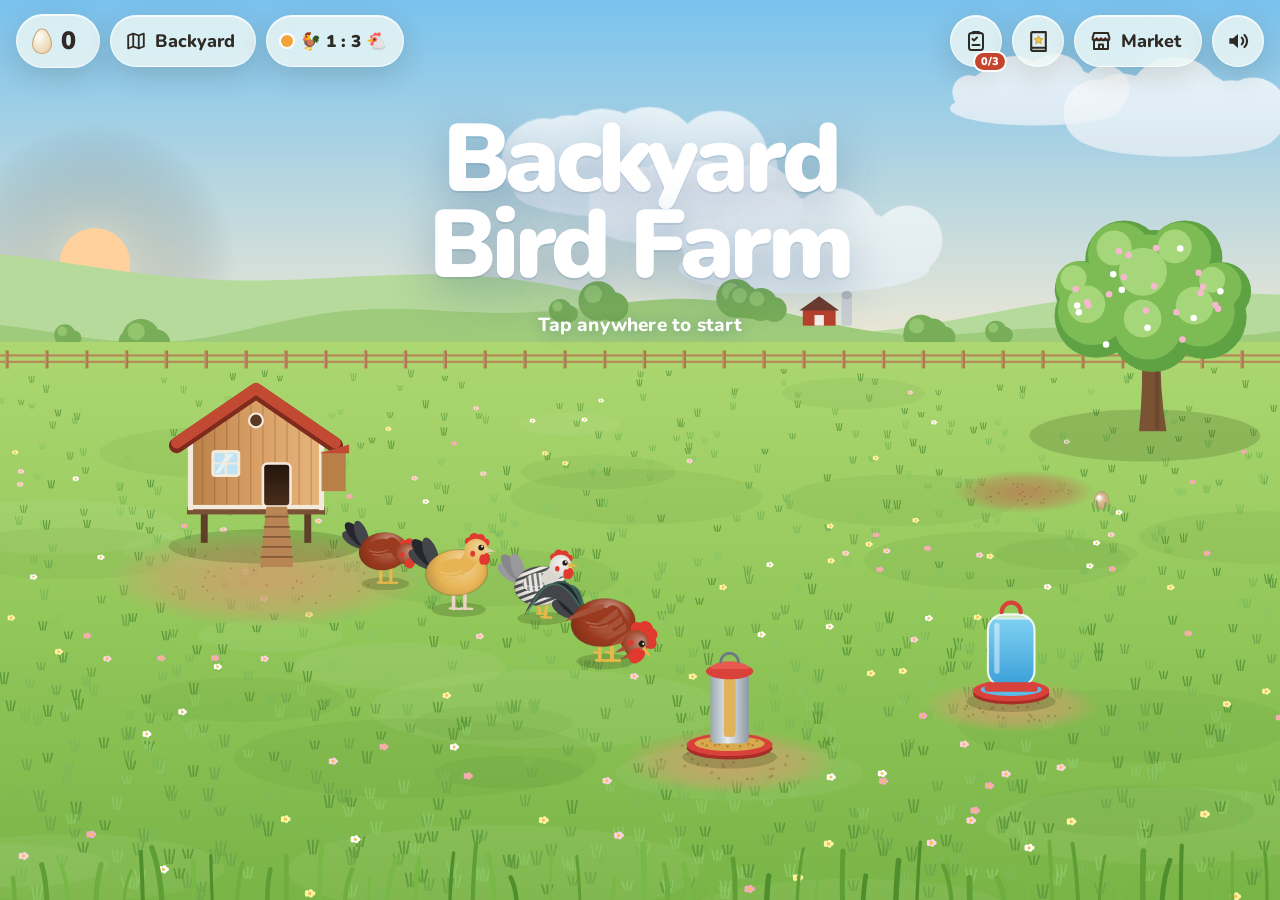
<file: index.html>
<!DOCTYPE html>
<html lang="en">
<head>
<meta charset="utf-8">
<title>Backyard Bird Farm</title>
<meta name="viewport" content="width=device-width, initial-scale=1, viewport-fit=cover, user-scalable=no">
<meta name="apple-mobile-web-app-capable" content="yes">
<meta name="mobile-web-app-capable" content="yes">
<meta name="apple-mobile-web-app-status-bar-style" content="black-translucent">
<meta name="apple-mobile-web-app-title" content="Bird Farm">
<meta name="theme-color" content="#8FD3F4">
<link rel="preconnect" href="https://fonts.googleapis.com">
<link rel="preconnect" href="https://fonts.gstatic.com" crossorigin>
<link rel="stylesheet" href="https://fonts.googleapis.com/css2?family=Nunito:wght@700;800;900&display=swap">
<link rel="stylesheet" href="style.css">
<!-- These make it an app you can add to the Home Screen, with its own icon -->
<link rel="manifest" href="manifest.webmanifest">
<link rel="icon" type="image/png" sizes="32x32" href="favicon-32.png">
<link rel="apple-touch-icon" href="apple-touch-icon.png">
</head>
<body>

<!--
  ================================================================
   BACKYARD BIRD FARM
  ================================================================
  This page is mostly two big drawing boards ("canvases"):
    - #sky   the sky behind everything (sun, moon, stars, clouds)
    - #world the farm you're visiting OR the inside of the coop

  game.js paints both of them about 60 times every second.

  On top of the drawing boards float a few buttons (the "HUD"),
  and three pull-up "sheets": the Market, the Map of your farms,
  and a bird's name card.
  ================================================================
-->

<div id="stage">
  <canvas id="sky" aria-hidden="true"></canvas>
  <canvas id="world" role="img"
    aria-label="Your backyard farm. Tap the grass to toss treats, tap eggs to collect them, and tap the coop to go inside."></canvas>
</div>

<!-- The big title you see when the game first opens. It fades away on the first tap. -->
<div id="title" class="title-card">
  <h1 class="wordmark">Backyard<br>Bird Farm</h1>
  <p class="tap-hint">Tap anywhere to start</p>
  <!-- How to play without internet (game.js fills this in) -->
  <p id="offlineHint" class="offline-hint" hidden></p>
</div>

<!-- ============ HUD: the floating buttons at the top ============ -->
<header class="hud">
  <!-- Only shows while you're inside the coop -->
  <button id="backBtn" class="glass pill back-btn" type="button" hidden>
    <svg viewBox="0 0 24 24" width="22" height="22" aria-hidden="true"><path d="M15 4.5 7.5 12l7.5 7.5" fill="none" stroke="currentColor" stroke-width="2.6" stroke-linecap="round" stroke-linejoin="round"/></svg>
    <span>Yard</span>
  </button>

  <!-- Your egg basket: how many eggs you have to spend -->
  <div id="basket" class="glass pill basket" role="status" aria-label="Eggs in your basket">
    <svg id="basketEgg" class="basket-egg" viewBox="0 0 24 30" width="22" height="27" aria-hidden="true">
      <defs>
        <radialGradient id="eggShine" cx="35%" cy="30%" r="80%">
          <stop offset="0" stop-color="#FFFDF7"/>
          <stop offset="1" stop-color="#E8CFA6"/>
        </radialGradient>
      </defs>
      <path d="M12 1.2C6.2 1.2 1.5 11 1.5 18.1a10.5 10.5 0 0 0 21 0C22.5 11 17.8 1.2 12 1.2z" fill="url(#eggShine)" stroke="#C9A676" stroke-width="1.2"/>
    </svg>
    <span id="eggCount" class="count">0</span>
  </div>

  <!-- Which farm you're on. Tap it to open the map and travel. -->
  <button id="farmBtn" class="glass pill farm-btn" type="button" aria-label="Open the map of your farms">
    <svg viewBox="0 0 24 24" width="22" height="22" aria-hidden="true">
      <path d="M9 4 3.5 6v14L9 18l6 2 5.5-2V4L15 6z" fill="none" stroke="currentColor" stroke-width="2" stroke-linejoin="round"/>
      <path d="M9 4v14M15 6v14" fill="none" stroke="currentColor" stroke-width="2"/>
    </svg>
    <span id="farmName">Backyard</span>
  </button>

  <!-- Roosters and hens in the Backyard. The dot turns green when it's just right. -->
  <button id="flockBtn" class="glass pill flock-btn" type="button" aria-label="Your flock: boys and girls" hidden>
    <i id="flockDot" class="flock-dot" aria-hidden="true"></i>
    <span id="flockText">🐓 0 : 0 🐔</span>
  </button>

  <div class="hud-right">
    <!-- Today's chores (the little number shows how many are done) -->
    <button id="choreBtn" class="glass round chore-btn" type="button" aria-label="Today's chores">
      <svg viewBox="0 0 24 24" width="24" height="24" aria-hidden="true">
        <rect x="5" y="4" width="14" height="17" rx="2.5" fill="none" stroke="currentColor" stroke-width="2"/>
        <path d="M9 4.5V3h6v1.5M8.5 10l1.5 1.5 3-3M8.5 16h7" fill="none" stroke="currentColor" stroke-width="2" stroke-linecap="round" stroke-linejoin="round"/>
      </svg>
      <span id="choreBadge" class="chore-badge">0/3</span>
    </button>
    <button id="bookBtn" class="glass round book-btn" type="button" aria-label="Open your sticker book">
      <svg viewBox="0 0 24 24" width="25" height="25" aria-hidden="true">
        <path d="M5 4.5A1.5 1.5 0 0 1 6.5 3H19v15H6.5A1.5 1.5 0 0 0 5 19.5z" fill="none" stroke="currentColor" stroke-width="2" stroke-linejoin="round"/>
        <path d="M5 19.5A1.5 1.5 0 0 0 6.5 21H19v-3" fill="none" stroke="currentColor" stroke-width="2" stroke-linejoin="round"/>
        <path d="m12 6.4 1.3 2.6 2.8.4-2 2 .5 2.8-2.6-1.4-2.6 1.4.5-2.8-2-2 2.8-.4z" fill="#F2C14E" stroke="#C99A2A" stroke-width=".8" stroke-linejoin="round"/>
      </svg>
    </button>
    <button id="marketBtn" class="glass pill market-btn" type="button" aria-label="Open the market">
      <!-- a little farm stand with a striped awning -->
      <svg viewBox="0 0 24 24" width="24" height="24" aria-hidden="true">
        <path d="M3.5 9.2 5 4h14l1.5 5.2" fill="none" stroke="currentColor" stroke-width="2" stroke-linejoin="round"/>
        <path d="M3.5 9.2a2.1 2.1 0 0 0 4.2 0 2.1 2.1 0 0 0 4.3 0 2.1 2.1 0 0 0 4.3 0 2.1 2.1 0 0 0 4.2 0" fill="#C8452D" stroke="currentColor" stroke-width="2" stroke-linejoin="round"/>
        <path d="M5 12v8h14v-8M10 20v-4.5h4V20" fill="none" stroke="currentColor" stroke-width="2" stroke-linejoin="round"/>
      </svg>
      <span>Market</span>
    </button>
    <button id="soundBtn" class="glass round" type="button" aria-label="Turn sound off" aria-pressed="true">
      <svg id="soundOn" viewBox="0 0 24 24" width="26" height="26" aria-hidden="true">
        <path d="M4 9.5h3.5L12 5.5v13l-4.5-4H4z" fill="currentColor"/>
        <path d="M15.5 9a4 4 0 0 1 0 6M18 6.5a7.5 7.5 0 0 1 0 11" fill="none" stroke="currentColor" stroke-width="2" stroke-linecap="round"/>
      </svg>
      <svg id="soundOff" viewBox="0 0 24 24" width="26" height="26" aria-hidden="true" hidden>
        <path d="M4 9.5h3.5L12 5.5v13l-4.5-4H4z" fill="currentColor"/>
        <path d="m16 9.5 5 5m0-5-5 5" fill="none" stroke="currentColor" stroke-width="2" stroke-linecap="round"/>
      </svg>
    </button>
  </div>
</header>

<!-- Phones held upright see this: the game is made for sideways screens -->
<div class="rotate-hint" aria-live="polite">
  <svg viewBox="0 0 64 64" width="84" height="84" aria-hidden="true">
    <rect x="18" y="8" width="28" height="48" rx="6" fill="none" stroke="currentColor" stroke-width="4"/>
    <path d="M6 36a26 26 0 0 0 20 22" fill="none" stroke="currentColor" stroke-width="4" stroke-linecap="round"/>
    <path d="m20 56 6 2-1-6" fill="none" stroke="currentColor" stroke-width="4" stroke-linecap="round" stroke-linejoin="round"/>
  </svg>
  <p>Turn your phone sideways to play</p>
</div>

<!-- A friendly hint bubble that points at things the first time -->
<div id="coach" class="glass coach" hidden>
  <span class="coach-dot" aria-hidden="true"></span>
  <span id="coachText"></span>
</div>

<!-- A little message that slides in from the top -->
<div id="toast" class="glass toast" role="status" hidden></div>

<!-- The dim layer behind a sheet. Tap it to close the sheet. -->
<div id="scrim" class="scrim" hidden></div>

<!-- ============ MARKET SHEET ============ -->
<section id="market" class="sheet" hidden aria-labelledby="marketTitle">
  <div class="grabber" aria-hidden="true"></div>
  <div class="sheet-head">
    <h2 id="marketTitle">Market</h2>
    <div class="segmented" role="tablist" aria-label="Market sections">
      <button id="tabChickens" class="seg on" role="tab" aria-selected="true" type="button">Birds</button>
      <button id="tabCoop" class="seg" role="tab" aria-selected="false" type="button">Coop</button>
      <button id="tabYard" class="seg" role="tab" aria-selected="false" type="button">Yard</button>
    </div>
    <button class="close" type="button" data-close aria-label="Close the market">
      <svg viewBox="0 0 24 24" width="18" height="18" aria-hidden="true"><path d="m6 6 12 12M18 6 6 18" stroke="currentColor" stroke-width="2.6" stroke-linecap="round"/></svg>
    </button>
  </div>
  <p id="marketNote" class="sheet-note"></p>
  <div id="marketGrid" class="grid"></div>
</section>

<!-- ============ MAP SHEET: travel between your farms ============ -->
<section id="map" class="sheet" hidden aria-labelledby="mapTitle">
  <div class="grabber" aria-hidden="true"></div>
  <div class="sheet-head">
    <h2 id="mapTitle">Your Farms</h2>
    <button class="close" type="button" data-close aria-label="Close the map">
      <svg viewBox="0 0 24 24" width="18" height="18" aria-hidden="true"><path d="m6 6 12 12M18 6 6 18" stroke="currentColor" stroke-width="2.6" stroke-linecap="round"/></svg>
    </button>
  </div>
  <p class="sheet-note">Visit a farm to see its birds. They keep living (and laying eggs!) even while you're somewhere else.</p>
  <div id="mapGrid" class="farm-grid"></div>
</section>

<!-- ============ INCUBATOR SHEET: hatch your own eggs ============ -->
<section id="hatch" class="sheet" hidden aria-labelledby="hatchTitle">
  <div class="grabber" aria-hidden="true"></div>
  <div class="sheet-head">
    <h2 id="hatchTitle">Incubator</h2>
    <button class="close" type="button" data-close aria-label="Close the incubator">
      <svg viewBox="0 0 24 24" width="18" height="18" aria-hidden="true"><path d="m6 6 12 12M18 6 6 18" stroke="currentColor" stroke-width="2.6" stroke-linecap="round"/></svg>
    </button>
  </div>
  <p id="hatchNote" class="sheet-note"></p>
  <div class="sheet-scroll">
    <!-- the incubator itself, and its heat / water / turning controls -->
    <canvas id="hatchMachine" class="hatch-machine" aria-hidden="true"></canvas>
    <div id="hatchControls" class="inc-controls"></div>
    <div id="hatchSlots" class="hatch-slots"></div>
    <div id="hatchPick" class="hatch-pick"></div>
  </div>
</section>

<!-- ============ STICKER BOOK SHEET ============ -->
<section id="book" class="sheet" hidden aria-labelledby="bookTitle">
  <div class="grabber" aria-hidden="true"></div>
  <div class="sheet-head">
    <h2 id="bookTitle">Sticker Book</h2>
    <div class="segmented" role="tablist" aria-label="Sticker book sections">
      <button id="tabStickers" class="seg on" role="tab" aria-selected="true" type="button">Stickers</button>
      <button id="tabTree" class="seg" role="tab" aria-selected="false" type="button">Family Tree</button>
    </div>
    <span id="bookCount" class="book-count"></span>
    <button class="close" type="button" data-close aria-label="Close the sticker book">
      <svg viewBox="0 0 24 24" width="18" height="18" aria-hidden="true"><path d="m6 6 12 12M18 6 6 18" stroke="currentColor" stroke-width="2.6" stroke-linecap="round"/></svg>
    </button>
  </div>
  <div id="bookGrid" class="grid book-grid"></div>
  <!-- The family tree: where every breed came from. Birds get their colors when you raise one. -->
  <div id="treeView" class="tree-view" hidden>
    <div id="treeKinds" class="tree-kinds"></div>
    <div id="treeBody" class="tree-body"></div>
  </div>
</section>

<!-- ============ FLOCK SHEET: roosters and hens ============ -->
<section id="flock" class="sheet" hidden aria-labelledby="flockTitle">
  <div class="grabber" aria-hidden="true"></div>
  <div class="sheet-head">
    <h2 id="flockTitle">Your Flock</h2>
    <button class="close" type="button" data-close aria-label="Close">
      <svg viewBox="0 0 24 24" width="18" height="18" aria-hidden="true"><path d="m6 6 12 12M18 6 6 18" stroke="currentColor" stroke-width="2.6" stroke-linecap="round"/></svg>
    </button>
  </div>
  <div class="sheet-scroll">
    <div id="flockRows" class="flock-rows"></div>
    <p class="sheet-note">Girls lay the eggs and boys are the dads. Every kind of bird has its own best number of boys and girls. Pick a mom and a dad in the incubator to see what their babies might look like!</p>
    <button id="flockShop" class="slot-btn flock-shop" type="button">Get girls or boys at the Market</button>
  </div>
</section>

<!-- ============ CHORES SHEET ============ -->
<section id="chores" class="sheet" hidden aria-labelledby="choresTitle">
  <div class="grabber" aria-hidden="true"></div>
  <div class="sheet-head">
    <h2 id="choresTitle">Today's Chores</h2>
    <button class="close" type="button" data-close aria-label="Close">
      <svg viewBox="0 0 24 24" width="18" height="18" aria-hidden="true"><path d="m6 6 12 12M18 6 6 18" stroke="currentColor" stroke-width="2.6" stroke-linecap="round"/></svg>
    </button>
  </div>
  <div id="choreList" class="sheet-scroll chore-list"></div>
</section>

<!-- ============ COUNTY FAIR SHEET ============ -->
<section id="fair" class="sheet" hidden aria-labelledby="fairTitle">
  <div class="grabber" aria-hidden="true"></div>
  <div class="sheet-head">
    <h2 id="fairTitle">County Fair 🎡</h2>
    <button class="close" type="button" data-close aria-label="Close">
      <svg viewBox="0 0 24 24" width="18" height="18" aria-hidden="true"><path d="m6 6 12 12M18 6 6 18" stroke="currentColor" stroke-width="2.6" stroke-linecap="round"/></svg>
    </button>
  </div>
  <div id="fairBody" class="sheet-scroll"></div>
</section>

<!-- ============ CANDLING: shine a light through an egg to peek inside ============ -->
<div id="candle" class="candle" hidden>
  <canvas id="candleCanvas" aria-hidden="true"></canvas>
  <p id="candleText" class="candle-text"></p>
  <button id="candleDone" class="candle-done" type="button">Done</button>
</div>

<!-- ============ BIRD CARD SHEET ============ -->
<section id="card" class="sheet card" hidden aria-label="Bird details">
  <div class="grabber" aria-hidden="true"></div>
  <div class="sheet-head">
    <span id="cardBreed" class="eyebrow"></span>
    <button class="close" type="button" data-close aria-label="Close">
      <svg viewBox="0 0 24 24" width="18" height="18" aria-hidden="true"><path d="m6 6 12 12M18 6 6 18" stroke="currentColor" stroke-width="2.6" stroke-linecap="round"/></svg>
    </button>
  </div>
  <div class="card-body">
    <canvas id="portrait" class="portrait-lg" aria-hidden="true"></canvas>
    <div class="card-info">
      <label for="nameInput" class="field-label">Name</label>
      <div class="name-row">
        <div class="name-field">
          <input id="nameInput" type="text" maxlength="16" autocomplete="off" autocorrect="off" autocapitalize="words" spellcheck="false" enterkeyhint="done" placeholder="Type a name">
          <!-- clears the name so you can type a brand-new one -->
          <button id="nameClear" class="name-clear" type="button" aria-label="Clear the name" hidden>
            <svg viewBox="0 0 24 24" width="22" height="22" aria-hidden="true"><circle cx="12" cy="12" r="10" fill="currentColor"/><path d="m8.5 8.5 7 7m0-7-7 7" stroke="#FFFFFF" stroke-width="2.2" stroke-linecap="round"/></svg>
          </button>
        </div>
        <button id="nameDone" class="name-done" type="button" hidden>Done</button>
      </div>
      <p id="cardMood" class="card-mood"></p>
      <p id="cardStats" class="card-stats"></p>
      <div id="growBar" class="grow-bar" hidden><span id="growFill"></span></div>
      <!-- The genes this bird shows (solid) and secretly carries (dotted) -->
      <div class="genes">
        <span class="field-label">Genes</span>
        <div id="cardGenes" class="gene-row"></div>
      </div>
      <div class="dress">
        <span class="field-label">Dress up</span>
        <div id="dressRow" class="dress-row"></div>
      </div>
      <!-- Too many roosters, or want fresh birds? A friendly farm will take this one. -->
      <div class="card-actions">
        <button id="pedBtn" class="rehome-btn" type="button">🌳 Family</button>
        <button id="rehomeBtn" class="rehome-btn" type="button">🏡 Find a new home</button>
      </div>
      <div id="pedView" class="ped" hidden></div>
    </div>
  </div>
</section>

<script src="game.js"></script>
<script>
  // Keep a copy of the game on this device so it works offline (see sw.js)
  if ("serviceWorker" in navigator && location.protocol === "https:") {
    window.addEventListener("load", () => navigator.serviceWorker.register("sw.js").catch(() => {}));
  }
</script>
</body>
</html>
</file>
<file: style.css>
/*
  ================================================================
   BACKYARD BIRD FARM — style.css
  ================================================================
  The yard and the chickens are painted by game.js on a canvas.
  This file only styles the things that FLOAT on top:
  the glassy buttons, the hint bubble, and the pull-up sheets.

  "Glass" = a see-through, blurry panel (like the controls on an
  iPhone). It lets the farm show through behind it.
  ================================================================
*/

/* ---------- Colors & shared values (change these to re-theme) ---------- */
:root {
  --sky:        #8FD3F4;
  --meadow:     #7FB54A;
  --barn:       #C8452D;
  --barn-deep:  #A5361F;
  --straw:      #F2C14E;
  --ink:        #2F2A24;   /* main text: a warm, soft black */
  --ink-soft:   #75695C;
  --paper:      #FFFFFF;
  --glass:      rgba(255, 251, 242, .74);
  --glass-edge: rgba(255, 255, 255, .72);
  --sheet:      rgba(253, 249, 240, .95);
  --fill:       rgba(120, 104, 84, .12);
  --disabled:   #E4DCCE;
  --font: ui-rounded, "SF Pro Rounded", "Nunito", system-ui, -apple-system, "Segoe UI", sans-serif;
  --spring: cubic-bezier(.2, .9, .25, 1.06);
  color-scheme: light;
}

[hidden] { display: none !important; }

html, body {
  height: 100%;
  margin: 0;
  overflow: hidden;
  background: var(--sky);
}

body {
  font-family: var(--font);
  color: var(--ink);
  -webkit-font-smoothing: antialiased;
  -webkit-user-select: none;
  user-select: none;
  -webkit-touch-callout: none;
  -webkit-tap-highlight-color: transparent;
  overscroll-behavior: none;
  touch-action: manipulation;
}

/* ---------- The two drawing boards, stacked full-screen ---------- */
#stage {
  position: fixed;
  inset: 0;
  background: var(--sky);
}
#stage canvas {
  position: absolute;
  inset: 0;
  width: 100%;
  height: 100%;
  display: block;
  touch-action: none;          /* the game handles every touch itself */
}
.in-coop #sky { opacity: 0; }

/* ---------- Glass: the frosted material every floating control uses ---------- */
.glass {
  background: var(--glass);
  -webkit-backdrop-filter: blur(22px) saturate(1.7);
  backdrop-filter: blur(22px) saturate(1.7);
  border: 1px solid var(--glass-edge);
  box-shadow:
    0 8px 28px rgba(46, 34, 14, .16),
    inset 0 1px 0 rgba(255, 255, 255, .8);
}

button {
  font: inherit;
  color: inherit;
  border: 0;
  background: none;
  padding: 0;
  cursor: pointer;
  touch-action: manipulation;
  transition: transform .18s var(--spring), background-color .2s, opacity .2s;
}
button:active:not(:disabled) { transform: scale(.93); }
button:focus-visible { outline: 3px solid var(--straw); outline-offset: 3px; }

/* ---------- HUD ---------- */
.hud {
  position: fixed;
  top: 0;
  left: 0;
  right: 0;
  z-index: 10;
  display: flex;
  align-items: center;
  gap: 10px;
  padding:
    calc(env(safe-area-inset-top, 0px) + 14px)
    calc(env(safe-area-inset-right, 0px) + 16px)
    0
    calc(env(safe-area-inset-left, 0px) + 16px);
  pointer-events: none;        /* let taps pass through the empty space... */
}
.hud > * { pointer-events: auto; }   /* ...but not through the buttons */

.pill {
  height: 52px;
  border-radius: 999px;
  display: flex;
  align-items: center;
  gap: 8px;
  padding: 0 20px 0 14px;
}
.round {
  width: 52px;
  height: 52px;
  border-radius: 50%;
  display: grid;
  place-items: center;
  color: var(--ink);
}
.hud-right { margin-left: auto; display: flex; gap: 10px; }

.count {
  font-size: 25px;
  font-weight: 900;
  letter-spacing: -.02em;
  font-variant-numeric: tabular-nums;
  min-width: 1.2ch;
}
.basket-egg { display: block; }
.basket.bump { animation: bump .5s var(--spring); }
@keyframes bump {
  0%   { transform: scale(1); }
  30%  { transform: scale(1.16); }
  100% { transform: scale(1); }
}

.market-btn {
  font-size: 18px;
  font-weight: 800;
  padding: 0 20px 0 14px;
  color: var(--ink);
}

.back-btn {
  font-size: 18px;
  font-weight: 800;
  padding: 0 20px 0 12px;
  gap: 4px;
}

/* ---------- Title card ---------- */
.title-card {
  position: fixed;
  left: 16px;
  right: 16px;
  top: calc(env(safe-area-inset-top, 0px) + 13vh);
  z-index: 5;
  text-align: center;
  pointer-events: none;
  transition: opacity .9s ease, transform .9s var(--spring);
}
.title-card.gone { opacity: 0; transform: translateY(-16px) scale(.98); }
.wordmark {
  margin: 0;
  font-weight: 900;
  font-size: clamp(46px, 8vw, 96px);
  line-height: .9;
  letter-spacing: -.045em;
  color: #FFFFFF;
  text-wrap: balance;
  text-shadow:
    0 2px 0 rgba(40, 80, 120, .12),
    0 14px 44px rgba(40, 80, 130, .35);
}
.tap-hint {
  margin: 22px 0 0;
  font-size: 19px;
  font-weight: 800;
  letter-spacing: .01em;
  color: #FFFFFF;
  text-shadow: 0 2px 14px rgba(40, 80, 130, .4);
  animation: breathe 2.6s ease-in-out infinite;
}
/* How to play offline: a little glass note under the title */
.offline-hint {
  display: inline-flex;
  align-items: center;
  gap: 6px;
  flex-wrap: wrap;
  justify-content: center;
  margin: 18px auto 0;
  max-width: min(520px, 100%);
  padding: 10px 18px;
  border-radius: 18px;
  font-size: 15px;
  font-weight: 700;
  line-height: 1.35;
  color: var(--ink);
  background: var(--glass);
  -webkit-backdrop-filter: blur(18px) saturate(1.6);
  backdrop-filter: blur(18px) saturate(1.6);
  box-shadow: 0 6px 20px rgba(46, 34, 14, .14);
}
.offline-hint b { font-weight: 900; }
.offline-hint svg { vertical-align: -3px; }
.offline-hint a {
  pointer-events: auto;          /* the title ignores taps, but this link doesn't */
  color: var(--barn);
  font-weight: 900;
  text-decoration: none;
}
.offline-hint a:focus-visible { outline: 3px solid var(--straw); outline-offset: 3px; border-radius: 6px; }

@keyframes breathe {
  0%, 100% { opacity: .95; }
  50%      { opacity: .55; }
}

/* ---------- Coach mark (hint bubble) ---------- */
.coach {
  position: fixed;
  z-index: 12;
  display: flex;
  align-items: center;
  gap: 10px;
  max-width: min(320px, 78vw);
  padding: 12px 18px 12px 14px;
  border-radius: 22px;
  font-size: 17px;
  font-weight: 800;
  line-height: 1.25;
  transform: translate(-50%, calc(-100% - 14px));
  pointer-events: none;
  animation: float 2.4s ease-in-out infinite;
}
.coach.below { transform: translate(-50%, 14px); }
.coach-dot {
  flex: none;
  width: 14px;
  height: 14px;
  border-radius: 50%;
  background: var(--barn);
  box-shadow: 0 0 0 0 rgba(200, 69, 45, .5);
  animation: ping 1.6s ease-out infinite;
}
@keyframes ping {
  0%   { box-shadow: 0 0 0 0 rgba(200, 69, 45, .55); }
  100% { box-shadow: 0 0 0 12px rgba(200, 69, 45, 0); }
}
@keyframes float {
  0%, 100% { margin-top: 0; }
  50%      { margin-top: -5px; }
}

/* ---------- Toast ---------- */
.toast {
  position: fixed;
  left: 50%;
  top: calc(env(safe-area-inset-top, 0px) + 78px);
  z-index: 15;
  max-width: min(560px, calc(100vw - 32px));
  padding: 12px 22px;
  border-radius: 999px;
  font-size: 17px;
  font-weight: 800;
  text-align: center;
  opacity: 0;
  transform: translate(-50%, -10px) scale(.96);
  transition: opacity .3s ease, transform .45s var(--spring);
  pointer-events: none;
}
.toast.show { opacity: 1; transform: translate(-50%, 0) scale(1); }

/* ---------- Sheets (iOS-style panels that slide up from the bottom) ---------- */
.scrim {
  position: fixed;
  inset: 0;
  z-index: 20;
  background: rgba(34, 26, 14, .28);
  opacity: 0;
  transition: opacity .35s ease;
}
.scrim.show { opacity: 1; }

.sheet {
  position: fixed;
  left: 50%;
  bottom: 0;
  z-index: 21;
  width: min(700px, 100%);
  max-height: 80%;
  display: flex;
  flex-direction: column;
  box-sizing: border-box;
  padding: 8px 20px calc(env(safe-area-inset-bottom, 0px) + 20px);
  border-radius: 32px 32px 0 0;
  background: var(--sheet);
  -webkit-backdrop-filter: blur(30px) saturate(1.8);
  backdrop-filter: blur(30px) saturate(1.8);
  box-shadow: 0 -12px 48px rgba(46, 34, 14, .22);
  transform: translate(-50%, 105%);
  transition: transform .55s var(--spring);
  user-select: none;
}
.sheet.open { transform: translate(-50%, 0); }

.grabber {
  width: 40px;
  height: 5px;
  margin: 2px auto 10px;
  border-radius: 3px;
  background: rgba(60, 50, 40, .22);
  flex: none;
}
.sheet-head {
  display: flex;
  align-items: center;
  gap: 14px;
  flex-wrap: wrap;
  flex: none;
  touch-action: none;           /* dragging here pulls the sheet down */
}
.sheet-head h2 {
  margin: 0;
  font-size: 30px;
  font-weight: 900;
  letter-spacing: -.03em;
}
.close {
  margin-left: auto;
  width: 34px;
  height: 34px;
  border-radius: 50%;
  display: grid;
  place-items: center;
  background: var(--fill);
  color: var(--ink-soft);
}
.sheet-note {
  margin: 10px 0 14px;
  font-size: 15px;
  font-weight: 700;
  line-height: 1.4;
  color: var(--ink-soft);
  max-width: 60ch;
  flex: none;
}

/* iOS segmented control */
.segmented {
  display: flex;
  padding: 2px;
  border-radius: 11px;
  background: rgba(118, 104, 88, .14);
}
.seg {
  height: 34px;
  padding: 0 18px;
  border-radius: 9px;
  font-size: 15px;
  font-weight: 800;
  color: var(--ink-soft);
}
.seg.on {
  background: var(--paper);
  color: var(--ink);
  box-shadow: 0 3px 8px rgba(0, 0, 0, .12), 0 0 0 .5px rgba(0, 0, 0, .04);
}

/* ---------- Market grid ---------- */
.grid {
  display: grid;
  grid-template-columns: repeat(auto-fill, minmax(148px, 1fr));
  gap: 12px;
  overflow-y: auto;
  -webkit-overflow-scrolling: touch;
  touch-action: pan-y;
  padding: 2px 2px 6px;
  min-height: 0;
}
.tile {
  display: flex;
  flex-direction: column;
  align-items: center;
  gap: 4px;
  padding: 12px 12px 12px;
  border-radius: 24px;
  background: var(--paper);
  box-shadow: 0 1px 0 rgba(0, 0, 0, .04), 0 6px 18px rgba(70, 50, 20, .08);
  text-align: center;
  min-width: 0;
}
.tile.wide {
  grid-column: 1 / -1;
  flex-direction: row;
  text-align: left;
  gap: 16px;
  padding: 14px 16px;
}
.tile.wide .tile-text { flex: 1; min-width: 0; }
.tile.locked { opacity: .62; }
.tile canvas { display: block; max-width: 100%; }
.portrait-sm { width: 120px; height: 96px; }
.coop-mini   { width: 132px; height: 104px; flex: none; }
.tile-emoji {
  font-family: "Apple Color Emoji", "Segoe UI Emoji", "Noto Color Emoji", sans-serif;
  font-size: 50px;
  line-height: 70px;
  height: 70px;
}
.tile-name {
  font-size: 16px;
  font-weight: 900;
  letter-spacing: -.01em;
  text-wrap: balance;
}
.tile-sub {
  display: flex;
  align-items: center;
  justify-content: center;
  gap: 6px;
  font-size: 13px;
  font-weight: 700;
  color: var(--ink-soft);
}
.tile.wide .tile-sub { justify-content: flex-start; }
.tile.wide .tile-name { font-size: 20px; }

.egg-dot {
  display: inline-block;
  width: 11px;
  height: 14px;
  border-radius: 50% 50% 50% 50% / 60% 60% 42% 42%;
  box-shadow: inset -1.5px -2px 2px rgba(0, 0, 0, .14), 0 0 0 .5px rgba(0, 0, 0, .15);
  vertical-align: -2px;
}

.buy {
  margin-top: 8px;
  width: 100%;
  height: 42px;
  border-radius: 14px;
  display: flex;
  align-items: center;
  justify-content: center;
  gap: 7px;
  background: var(--barn);
  color: #FFFFFF;
  font-size: 17px;
  font-weight: 900;
  font-variant-numeric: tabular-nums;
}
.tile.wide .buy { width: auto; min-width: 120px; padding: 0 18px; margin: 0; flex: none; }
.buy:disabled {
  background: var(--disabled);
  color: #978B7A;
  cursor: default;
}
.buy .egg-dot { background: #FFF6E6; }
.buy:disabled .egg-dot { background: #F5EFE4; }

/* ---------- Chicken card ---------- */
.card { max-width: 560px; }
.eyebrow {
  font-size: 13px;
  font-weight: 800;
  letter-spacing: .08em;
  text-transform: uppercase;
  color: var(--ink-soft);
}
.card-body {
  display: flex;
  align-items: center;
  gap: 18px;
  flex-wrap: wrap;
  padding-top: 6px;
}
.portrait-lg {
  width: 190px;
  height: 160px;
  flex: none;
  border-radius: 26px;
  background: linear-gradient(#DDF2FB, #C9E7B0);
}
.card-info {
  flex: 1;
  min-width: 200px;
  display: flex;
  flex-direction: column;
  gap: 6px;
}
.field-label {
  font-size: 13px;
  font-weight: 800;
  color: var(--ink-soft);
}
#nameInput {
  font: inherit;
  font-size: 30px;
  font-weight: 900;
  letter-spacing: -.02em;
  color: var(--ink);
  width: 100%;
  box-sizing: border-box;
  padding: 6px 14px;
  border: 0;
  border-radius: 14px;
  background: var(--fill);
  -webkit-user-select: text;
  user-select: text;
  touch-action: manipulation;
}
#nameInput:focus { outline: 3px solid var(--straw); outline-offset: 0; background: var(--paper); }
#nameInput {
  -webkit-user-select: text !important;   /* iPhones need this for typing and deleting to work */
  padding-right: 44px;                     /* room for the clear button */
}
#nameInput::placeholder { color: #B3A898; font-weight: 800; }
.name-row { display: flex; align-items: center; gap: 8px; }
.name-field { position: relative; flex: 1; min-width: 0; }
.name-clear {
  position: absolute;
  top: 50%;
  right: 8px;
  transform: translateY(-50%);
  width: 34px;
  height: 34px;
  display: grid;
  place-items: center;
  color: #B3A898;
}
.name-clear:active:not(:disabled) { transform: translateY(-50%) scale(.9); }
.name-done {
  flex: none;
  height: 48px;
  padding: 0 18px;
  border-radius: 14px;
  background: var(--barn);
  color: #FFFFFF;
  font-size: 17px;
  font-weight: 900;
}
/* While typing on a short screen (a phone held sideways), keep the card
   small so it fits above the keyboard */
@media (max-height: 560px) {
  .card.editing .portrait-lg,
  .card.editing .card-mood,
  .card.editing .card-stats,
  .card.editing .grow-bar { display: none; }
  .card.editing { padding-bottom: 12px; }
}

/* ---------- "Turn your phone sideways" (phones held upright) ---------- */
.rotate-hint { display: none; }
@media (orientation: portrait) and (max-width: 699px) {
  .rotate-hint {
    position: fixed;
    inset: 0;
    z-index: 60;
    display: flex;
    flex-direction: column;
    align-items: center;
    justify-content: center;
    gap: 18px;
    padding: 24px;
    text-align: center;
    color: var(--ink);
    background: rgba(143, 211, 244, .9);
    -webkit-backdrop-filter: blur(16px);
    backdrop-filter: blur(16px);
  }
  .rotate-hint svg { animation: tilt 2.4s ease-in-out infinite; transform-origin: 50% 50%; }
  .rotate-hint p { margin: 0; font-size: 22px; font-weight: 900; letter-spacing: -.01em; text-wrap: balance; }
}
@keyframes tilt {
  0%, 30%   { transform: rotate(0deg); }
  60%, 100% { transform: rotate(-90deg); }
}
.card-mood  { margin: 4px 0 0; font-size: 19px; font-weight: 800; }
.card-stats { margin: 0; font-size: 15px; font-weight: 700; color: var(--ink-soft); }
.grow-bar {
  height: 10px;
  border-radius: 5px;
  background: var(--fill);
  overflow: hidden;
}
.grow-bar span {
  display: block;
  height: 100%;
  width: 0%;
  border-radius: 5px;
  background: linear-gradient(90deg, var(--straw), #F5A623);
  transition: width .4s ease;
}

/* ---------- Narrow screens ---------- */
@media (max-width: 520px) {
  .sheet { padding-left: 16px; padding-right: 16px; }
  .sheet-head h2 { font-size: 26px; }
  .grid { grid-template-columns: repeat(auto-fill, minmax(132px, 1fr)); }
  .tile.wide { flex-direction: column; text-align: center; }
  .tile.wide .tile-sub { justify-content: center; }
  .tile.wide .buy { width: 100%; }
}

/* ---------- Respect "reduce motion" ---------- */
@media (prefers-reduced-motion: reduce) {
  .tap-hint, .coach, .coach-dot, .rotate-hint svg { animation: none; }
  .sheet, .toast, .title-card { transition-duration: .01s; }
}

/* ---------- Farm button (which farm you're on) ---------- */
.farm-btn {
  position: relative;
  font-size: 18px;
  font-weight: 800;
  padding: 0 20px 0 14px;
  color: var(--ink);
  max-width: 42vw;
}
.farm-btn span { overflow: hidden; text-overflow: ellipsis; white-space: nowrap; }
/* a little red dot when eggs are waiting at a farm you're NOT on */
.farm-btn.has-eggs::after {
  content: "";
  position: absolute;
  top: 7px;
  right: 9px;
  width: 11px;
  height: 11px;
  border-radius: 50%;
  background: var(--barn);
  box-shadow: 0 0 0 2px #FFFFFF;
}

/* ---------- Market: a heading for each farm ---------- */
.grid-head {
  grid-column: 1 / -1;
  display: flex;
  align-items: baseline;
  justify-content: space-between;
  gap: 12px;
  padding: 14px 4px 0;
  font-size: 20px;
  font-weight: 900;
  letter-spacing: -.02em;
}
.grid-head:first-child { padding-top: 0; }
.grid-head span { font-size: 14px; font-weight: 800; color: var(--ink-soft); letter-spacing: 0; }
.buy.unlock { background: var(--ink); }

/* ---------- Map of farms ---------- */
.farm-grid {
  display: grid;
  grid-template-columns: repeat(auto-fill, minmax(250px, 1fr));
  gap: 14px;
  overflow-y: auto;
  -webkit-overflow-scrolling: touch;
  touch-action: pan-y;
  padding: 4px 4px 6px;
  min-height: 0;
}
.farm-card {
  display: flex;
  flex-direction: column;
  gap: 6px;
  padding: 10px 10px 12px;
  border-radius: 26px;
  background: var(--paper);
  box-shadow: 0 1px 0 rgba(0, 0, 0, .04), 0 6px 18px rgba(70, 50, 20, .08);
}
.farm-card.here { box-shadow: 0 0 0 3px var(--straw), 0 6px 18px rgba(70, 50, 20, .1); }
.farm-mini {
  display: block;
  width: 100%;
  max-width: 100%;
  height: auto;
  aspect-ratio: 2 / 1;
  border-radius: 18px;
}
.farm-card.locked .farm-mini { filter: saturate(.3) brightness(1.06); }
.farm-name { padding: 2px 6px 0; font-size: 21px; font-weight: 900; letter-spacing: -.02em; }
.farm-sub  { padding: 0 6px; font-size: 14px; font-weight: 700; color: var(--ink-soft); min-height: 1.4em; }
.farm-card .buy { margin-top: 4px; }
.buy.visit { background: #3E8E4A; }
.buy.here-btn:disabled { background: var(--straw); color: var(--ink); }

/* ---------- Sticker book button (a red dot when there's a new sticker) ---------- */
.book-btn { position: relative; }
.book-btn.new::after {
  content: "";
  position: absolute;
  top: 5px;
  right: 5px;
  width: 12px;
  height: 12px;
  border-radius: 50%;
  background: var(--barn);
  box-shadow: 0 0 0 2px #FFFFFF;
}
.book-btn.wiggle { animation: wiggle .7s var(--spring); }
@keyframes wiggle {
  0%, 100% { transform: rotate(0); }
  25% { transform: rotate(-12deg) scale(1.1); }
  60% { transform: rotate(9deg) scale(1.08); }
}

/* a scrolling area inside a sheet */
.sheet-scroll {
  overflow-y: auto;
  -webkit-overflow-scrolling: touch;
  touch-action: pan-y;
  min-height: 0;
  padding: 2px 2px 6px;
}

/* ---------- Incubator ---------- */
.hatch-slots {
  display: grid;
  grid-template-columns: repeat(auto-fill, minmax(170px, 1fr));
  gap: 12px;
}
.slot {
  display: flex;
  flex-direction: column;
  align-items: center;
  gap: 6px;
  padding: 10px 10px 12px;
  border-radius: 24px;
  background: linear-gradient(#FFF7EA, #FFFFFF);
  box-shadow: 0 1px 0 rgba(0, 0, 0, .04), 0 6px 18px rgba(70, 50, 20, .08);
}
.slot.empty { background: var(--fill); box-shadow: none; }
.slot.ready { box-shadow: 0 0 0 3px var(--straw), 0 6px 22px rgba(242, 193, 78, .45); }
.slot-egg { width: 150px; height: 120px; max-width: 100%; display: block; cursor: pointer; touch-action: manipulation; }
.slot-label { font-size: 15px; font-weight: 900; text-align: center; min-height: 1.3em; }
.slot-bar { width: 100%; height: 8px; border-radius: 4px; background: var(--fill); overflow: hidden; }
.slot-bar span { display: block; height: 100%; width: 0%; border-radius: 4px; background: linear-gradient(90deg, #F2C14E, #F28A2E); transition: width .4s ease; }
.slot.empty .slot-bar { visibility: hidden; }
.slot-btn {
  height: 38px;
  padding: 0 14px;
  border-radius: 12px;
  background: #3E3A36;
  color: #FFF4D6;
  font-size: 15px;
  font-weight: 800;
}
.hatch-pick { display: flex; flex-wrap: wrap; gap: 10px; padding-top: 14px; }
.pick-head { flex-basis: 100%; font-size: 18px; font-weight: 900; }
.pick-empty { flex-basis: 100%; margin: 0; font-size: 15px; font-weight: 700; color: var(--ink-soft); }
.pick-egg {
  display: flex;
  align-items: center;
  gap: 8px;
  height: 48px;
  padding: 0 14px 0 10px;
  border-radius: 16px;
  background: var(--paper);
  box-shadow: 0 1px 0 rgba(0, 0, 0, .04), 0 4px 12px rgba(70, 50, 20, .08);
  font-size: 15px;
  font-weight: 800;
}
.pick-egg:disabled { opacity: .45; }
.pick-egg .egg-dot { width: 18px; height: 23px; }
.pick-cost {
  display: inline-flex;
  align-items: center;
  gap: 4px;
  margin-left: 4px;
  padding: 3px 9px;
  border-radius: 10px;
  background: var(--barn);
  color: #FFFFFF;
  font-size: 14px;
  font-weight: 900;
}
.pick-cost .egg-dot { width: 10px; height: 13px; background: #FFF6E6; }

/* ---------- Candling (dark room, glowing egg) ---------- */
.candle {
  position: fixed;
  inset: 0;
  z-index: 40;
  display: flex;
  flex-direction: column;
  align-items: center;
  justify-content: center;
  gap: 10px;
  padding: calc(env(safe-area-inset-top, 0px) + 16px) 20px calc(env(safe-area-inset-bottom, 0px) + 16px);
  background: radial-gradient(circle at 50% 55%, #3A2616 0%, #120B06 70%);
  color: #FFE9C2;
  text-align: center;
}
#candleCanvas { width: 240px; height: 280px; max-height: 55vh; max-width: 100%; }
.candle-text { margin: 0; max-width: 34ch; font-size: 19px; font-weight: 800; line-height: 1.35; text-wrap: balance; }
.candle-done {
  height: 46px;
  padding: 0 28px;
  border-radius: 16px;
  background: #FFE9C2;
  color: #3A2616;
  font-size: 17px;
  font-weight: 900;
}

/* ---------- Sticker book ---------- */
.book-count {
  padding: 5px 12px;
  border-radius: 999px;
  background: var(--straw);
  font-size: 14px;
  font-weight: 900;
}
.book-grid { grid-template-columns: repeat(auto-fill, minmax(140px, 1fr)); }
.sticker {
  display: flex;
  flex-direction: column;
  align-items: center;
  gap: 4px;
  padding: 10px 10px 12px;
  border-radius: 22px;
  background: var(--paper);
  border: 4px solid #FFFFFF;
  box-shadow: 0 2px 0 rgba(0, 0, 0, .05), 0 8px 18px rgba(70, 50, 20, .12);
  text-align: center;
  transform: rotate(-1.5deg);
}
.sticker:nth-child(3n) { transform: rotate(1.2deg); }
.sticker:nth-child(4n) { transform: rotate(-.6deg); }
.sticker.missing {
  background: transparent;
  border: 3px dashed rgba(120, 104, 84, .35);
  box-shadow: none;
  transform: none;
}
.sticker-emoji {
  font-family: "Apple Color Emoji", "Segoe UI Emoji", "Noto Color Emoji", sans-serif;
  font-size: 50px;
  line-height: 76px;
  height: 76px;
}
.sticker.missing .sticker-emoji, .sticker.missing canvas { filter: grayscale(1); opacity: .35; }
.sticker-name { font-size: 15px; font-weight: 900; text-wrap: balance; }
.sticker-fact { font-size: 13px; font-weight: 700; line-height: 1.3; color: var(--ink-soft); text-wrap: pretty; }
.sticker.missing .sticker-name { color: var(--ink-soft); }

/* ---------- Dress-up buttons on the bird card ---------- */
.dress { display: flex; flex-direction: column; gap: 4px; margin-top: 4px; }
.dress-row { display: flex; flex-wrap: wrap; gap: 6px; }
.dress-btn {
  width: 44px;
  height: 44px;
  border-radius: 14px;
  background: var(--fill);
  font-family: "Apple Color Emoji", "Segoe UI Emoji", "Noto Color Emoji", sans-serif;
  font-size: 24px;
  display: grid;
  place-items: center;
}
.dress-btn.none { font-family: var(--font); font-size: 13px; font-weight: 900; color: var(--ink-soft); }
.dress-btn.on { background: var(--paper); box-shadow: 0 0 0 3px var(--straw); }
@media (max-height: 560px) {
  .card.editing .dress { display: none; }
}

/* ---------- Roosters & hens (the flock button and sheet) ---------- */
.flock-btn { font-size: 17px; font-weight: 900; color: var(--ink); gap: 7px; padding: 0 16px 0 14px; }
.flock-dot {
  display: inline-block;
  width: 12px;
  height: 12px;
  border-radius: 50%;
  background: #A9A39A;
  box-shadow: 0 0 0 2px #FFFFFF;
  flex: none;
}
.flock-counts { display: flex; gap: 10px; flex-wrap: wrap; }
.flock-count {
  display: flex;
  align-items: center;
  gap: 7px;
  padding: 8px 14px;
  border-radius: 16px;
  background: var(--paper);
  box-shadow: 0 1px 0 rgba(0, 0, 0, .04), 0 4px 12px rgba(70, 50, 20, .08);
  font-size: 15px;
  font-weight: 800;
  color: var(--ink-soft);
}
.flock-count b { font-size: 22px; font-weight: 900; color: var(--ink); }
.flock-emoji { font-size: 22px; }
.flock-status { margin: 16px 0 6px; font-size: 24px; font-weight: 900; letter-spacing: -.02em; }
.flock-say { margin: 12px 0 0; font-size: 16px; font-weight: 700; line-height: 1.4; }
.gauge { position: relative; padding-top: 6px; max-width: 560px; }
.gauge-bar { display: flex; height: 16px; border-radius: 8px; overflow: hidden; gap: 2px; }
.zone.red { background: #E0533D; }
.zone.amber { background: #F2A33A; }
.zone.green { background: #43A849; }
.gauge-marker {
  position: absolute;
  top: 0;
  width: 8px;
  height: 28px;
  margin-left: -4px;
  border-radius: 4px;
  background: var(--ink);
  box-shadow: 0 0 0 2px #FFFFFF;
  transition: left .5s var(--spring);
}
.gauge-labels { display: flex; justify-content: space-between; margin-top: 8px; font-size: 13px; font-weight: 800; color: var(--ink-soft); }
.flock-shop { margin-top: 4px; }

/* the Hens / Roosters switch in the Market */
.sex-picker { grid-column: 1 / -1; display: flex; align-items: center; gap: 12px; flex-wrap: wrap; }
.sex-note { display: flex; align-items: center; gap: 8px; font-size: 14px; font-weight: 700; color: var(--ink-soft); flex: 1 1 240px; }

/* picking the dad in the incubator */
.dad-row { flex-basis: 100%; display: flex; align-items: center; gap: 8px; flex-wrap: wrap; }
.dad-label { font-size: 15px; font-weight: 900; color: var(--ink-soft); margin-right: 2px; }
.mom-label { flex-basis: 100%; }
.dad-chip {
  display: flex;
  align-items: center;
  gap: 7px;
  height: 40px;
  padding: 0 14px 0 10px;
  border-radius: 20px;
  background: var(--fill);
  font-size: 15px;
  font-weight: 800;
  color: var(--ink);
}
.dad-chip .egg-dot { width: 14px; height: 14px; border-radius: 50%; }
.dad-chip.on { background: var(--paper); box-shadow: 0 0 0 3px var(--straw); }
/* Small phones held sideways: squeeze the top buttons a little */
@media (max-width: 720px) {
  .hud { gap: 8px; }
  .hud-right { gap: 8px; }
  .flock-btn { font-size: 15px; padding: 0 12px 0 10px; gap: 5px; }
  .market-btn span { display: none; }
  .market-btn { padding: 0 14px; }
  .farm-btn { max-width: 28vw; }
}

/* ---------- Genes: flock rows, the incubator's odds, gene chips ---------- */
.flock-rows { display: flex; flex-direction: column; gap: 18px; }
.flock-row { padding: 14px 16px; border-radius: 18px; background: var(--paper); box-shadow: 0 1px 0 rgba(0, 0, 0, .04), 0 4px 14px rgba(70, 50, 20, .07); }
.flock-row-head { display: flex; align-items: baseline; justify-content: space-between; gap: 10px; flex-wrap: wrap; margin-bottom: 10px; }
.flock-kind { font-size: 19px; font-weight: 900; letter-spacing: -.01em; }
.flock-row .flock-status { margin: 0; font-size: 17px; }
.flock-row .flock-count { box-shadow: none; background: var(--fill); padding: 6px 12px; }
.flock-row .gauge { margin-top: 12px; }
.flock-row .flock-say { margin-top: 10px; font-size: 15px; }
.flock-ideal { margin: 4px 0 0; font-size: 13px; font-weight: 800; color: var(--ink-soft); }
.grid-sub {
  grid-column: 1 / -1;
  padding: 6px 4px 0;
  font-size: 15px;
  font-weight: 900;
  color: var(--ink-soft);
  text-transform: uppercase;
  letter-spacing: .04em;
}
.chip-list { display: flex; flex-wrap: wrap; gap: 8px; max-height: 136px; overflow-y: auto; flex: 1 1 300px; padding: 2px; }
.dad-row { align-items: flex-start; }
.dad-row .dad-label { width: 38px; padding-top: 10px; }
.odds { flex-basis: 100%; padding: 12px 14px; border-radius: 16px; background: var(--fill); }
.odds-head { font-size: 16px; font-weight: 900; margin-bottom: 8px; }
.odds-row { display: grid; grid-template-columns: 44px 90px 1fr; align-items: center; gap: 8px; font-size: 14px; font-weight: 800; padding: 2px 0; }
.odds-pct { text-align: right; font-weight: 900; }
.odds-bar { height: 10px; border-radius: 5px; background: rgba(255, 255, 255, .8); overflow: hidden; }
.odds-bar i { display: block; height: 100%; border-radius: 5px; background: linear-gradient(90deg, #F2C14E, #F28A2E); }
.odds-label { color: var(--ink); }
.odds-note { margin: 8px 0 0; font-size: 14px; font-weight: 800; color: var(--ink-soft); }
.pick-egg.go { flex-basis: 100%; justify-content: center; height: 54px; font-size: 17px; background: var(--straw); }
.pick-egg.go:disabled { background: var(--disabled); }
.genes { margin-top: 10px; }
.gene-row { display: flex; flex-wrap: wrap; gap: 6px; margin-top: 6px; }
.gene-chip {
  padding: 4px 10px;
  border-radius: 12px;
  background: #E9F2E0;
  color: #2F5A22;
  font-size: 13px;
  font-weight: 800;
}
.gene-chip.carried { background: transparent; color: var(--ink-soft); box-shadow: inset 0 0 0 1.5px rgba(120, 104, 84, .35); border: 0; }
.gene-chip.plain { background: var(--fill); color: var(--ink-soft); }
@media (max-height: 560px) {
  .card.editing .genes { display: none; }
}

/* ---------- Family tree ---------- */
.tree-view { display: flex; flex-direction: column; min-height: 0; flex: 1 1 auto; }
.tree-kinds { display: flex; gap: 8px; overflow-x: auto; padding: 2px 2px 10px; flex: none; -webkit-overflow-scrolling: touch; }
.tree-kind {
  flex: none; height: 38px; padding: 0 14px; border-radius: 19px; background: var(--fill);
  font-size: 15px; font-weight: 800; color: var(--ink-soft); white-space: nowrap;
}
.tree-kind.on { background: var(--paper); color: var(--ink); box-shadow: 0 0 0 3px var(--straw); }
.tree-body { overflow-y: auto; -webkit-overflow-scrolling: touch; touch-action: pan-y; min-height: 0; padding: 2px 2px 8px; }
.tree, .tree ul { list-style: none; margin: 0; padding: 0; }
.tree ul { margin-left: 30px; padding-left: 14px; border-left: 3px solid rgba(120, 104, 84, .22); }
.tree li { position: relative; padding: 5px 0; }
.tree ul > li::before {        /* the little branch into each bird */
  content: ""; position: absolute; left: -14px; top: 38px; width: 14px; height: 3px; background: rgba(120, 104, 84, .22);
}
.tree-node {
  display: flex; align-items: center; gap: 10px; width: 100%; max-width: 420px; padding: 6px 12px 6px 6px; border-radius: 18px;
  background: var(--paper); box-shadow: 0 1px 0 rgba(0, 0, 0, .04), 0 4px 12px rgba(70, 50, 20, .07); text-align: left;
}
.tree-node.wild { background: #EEF5E4; }
.tree-node.cross { background: #FFF6DC; }
.tree-node.locked .tree-pic, .tree-card.locked .tree-big { filter: grayscale(1) brightness(1.15); opacity: .45; }
.tree-node.locked b { color: var(--ink-soft); }
.tree-pic { width: 64px; height: 52px; flex: none; border-radius: 12px; background: rgba(120, 104, 84, .07); }
.tree-text { display: flex; flex-direction: column; min-width: 0; }
.tree-text b { font-size: 15px; font-weight: 900; line-height: 1.2; }
.tree-text small { font-size: 12px; font-weight: 700; color: var(--ink-soft); line-height: 1.25; }
.tree-back { align-self: flex-start; height: 36px; padding: 0 14px; border-radius: 18px; background: var(--fill); font-size: 15px; font-weight: 800; margin-bottom: 10px; }
.tree-card { display: flex; gap: 16px; flex-wrap: wrap; align-items: flex-start; }
.tree-big { width: 200px; height: 160px; border-radius: 20px; background: var(--paper); flex: none; }
.tree-info { flex: 1 1 260px; min-width: 0; }
.tree-info h3 { margin: 2px 0 4px; font-size: 26px; font-weight: 900; letter-spacing: -.02em; }
.tree-tag { display: inline-block; padding: 3px 10px; border-radius: 10px; background: var(--fill); font-size: 12px; font-weight: 900; text-transform: uppercase; letter-spacing: .05em; color: var(--ink-soft); }
.tree-origin { margin: 0 0 8px; font-size: 15px; font-weight: 800; color: var(--ink-soft); }
.tree-fact { margin: 0 0 10px; font-size: 16px; font-weight: 700; line-height: 1.4; }
.tree-egg { display: flex; align-items: center; gap: 8px; margin: 10px 0; font-size: 15px; font-weight: 800; }
.tree-egg .egg-dot { width: 16px; height: 20px; }
.tree-links { display: flex; flex-wrap: wrap; gap: 6px; align-items: center; margin: 8px 0; }
.tree-links .field-label { width: 100%; }
.tree-link { height: 34px; padding: 0 12px; border-radius: 17px; background: var(--paper); box-shadow: 0 0 0 1.5px rgba(120, 104, 84, .25); font-size: 14px; font-weight: 800; }
.tree-link.locked { color: var(--ink-soft); }
.tree-how { margin: 10px 0 0; padding: 10px 12px; border-radius: 14px; background: var(--fill); font-size: 14px; font-weight: 800; line-height: 1.35; }
.odds-name { margin: -2px 0 8px; font-size: 15px; font-weight: 900; color: var(--ink); }

/* ---------- Finding a bird a new home ---------- */
.rehome-btn {
  margin-top: 12px; height: 40px; padding: 0 16px; border-radius: 20px; background: var(--fill);
  font-size: 15px; font-weight: 800; color: var(--ink-soft);
}
.rehome-btn.arm { background: #F7D9CF; color: #9A3A22; }
.rehome-btn.small { height: 36px; font-size: 14px; margin-top: 10px; }
@media (max-height: 560px) {
  .card.editing .rehome-btn { display: none; }
}
.tree-kinds { scrollbar-width: none; }
.tree-kinds::-webkit-scrollbar { display: none; }

/* ---------- Market: small tiles, and a page for each bird ---------- */
#marketGrid { grid-template-columns: repeat(auto-fill, minmax(116px, 1fr)); gap: 10px; }
#marketGrid.detail { display: block; }
.tile.mini { padding: 8px 6px 10px; gap: 2px; border-radius: 18px; cursor: pointer; }
.tile.mini .tile-name { font-size: 14px; line-height: 1.15; min-height: 2.3em; display: flex; align-items: center; }
.portrait-mini { width: 96px; height: 76px; }
.price-pill {
  display: inline-flex; align-items: center; gap: 4px; margin-top: 2px; padding: 3px 10px; border-radius: 10px;
  background: var(--barn); color: #FFFFFF; font-size: 14px; font-weight: 900; font-variant-numeric: tabular-nums;
}
.price-pill .egg-dot { width: 9px; height: 12px; background: #FFF6E6; }
.tile.mini.locked .price-pill { background: var(--disabled); color: var(--ink-soft); }
.tile.breed-only { background: #EEF5E4; justify-content: center; }
.tile.breed-only .tile-emoji { font-size: 34px; }
.tile-toy { width: 64px; height: 56px; }
.shop-card { display: flex; flex-wrap: wrap; gap: 16px; align-items: flex-start; }
.shop-pics { display: flex; gap: 8px; flex: none; }
.shop-pics figure { margin: 0; text-align: center; font-size: 13px; font-weight: 900; color: var(--ink-soft); }
.shop-pic { width: 150px; height: 120px; border-radius: 18px; background: var(--paper); display: block; }
.shop-carries { margin: 10px 0 0; padding: 8px 12px; border-radius: 12px; background: #FFF3D6; font-size: 14px; font-weight: 800; line-height: 1.35; }
.shop-flock { margin: 6px 0 0; font-size: 13px; font-weight: 800; color: var(--ink-soft); line-height: 1.35; }
.shop-buys { display: flex; gap: 10px; flex-wrap: wrap; margin-top: 12px; }
.buy.big { flex: 1 1 150px; width: auto; height: 50px; margin-top: 0; font-size: 16px; gap: 10px; }
.buy-price { display: inline-flex; align-items: center; gap: 4px; padding: 2px 8px; border-radius: 9px; background: rgba(255, 255, 255, .22); }
.buy-price .egg-dot { width: 9px; height: 12px; background: #FFF6E6; }
.shop-locked { margin: 0; padding: 10px 12px; border-radius: 12px; background: var(--fill); font-size: 14px; font-weight: 800; }
@media (max-width: 520px) {
  #marketGrid { grid-template-columns: repeat(auto-fill, minmax(100px, 1fr)); gap: 8px; }
  .portrait-mini { width: 84px; height: 66px; }
  .shop-pic { width: 128px; height: 104px; }
}
/* Phones held sideways are short: fit more birds on the screen */
@media (max-height: 560px) {
  .sheet { max-height: 94%; }
  .sheet-head h2 { font-size: 22px; }
  #marketNote { display: none; }
  #marketGrid { grid-template-columns: repeat(auto-fill, minmax(90px, 1fr)); gap: 6px; }
  .tile.mini { padding: 6px 4px 8px; border-radius: 14px; }
  .portrait-mini { width: 70px; height: 54px; }
  .tile.mini .tile-name { font-size: 12.5px; min-height: 2.2em; }
  .price-pill { font-size: 12.5px; padding: 2px 8px; }
  #marketGrid .grid-head { font-size: 16px; padding-top: 4px; }
  .shop-pic { width: 112px; height: 90px; }
  .tree-pic { width: 52px; height: 42px; }
}

/* ---------- The incubator's controls ---------- */
.hatch-machine { display: block; width: 320px; height: 150px; margin: 0 auto 6px; max-width: 100%; }
.inc-controls { display: flex; flex-wrap: wrap; gap: 8px 14px; align-items: center; justify-content: center; margin-bottom: 12px; }
.inc-group { display: flex; align-items: center; gap: 6px; padding: 6px 10px; border-radius: 16px; background: var(--paper); box-shadow: 0 1px 0 rgba(0,0,0,.04), 0 3px 10px rgba(70,50,20,.07); }
.inc-label { font-size: 14px; font-weight: 900; color: var(--ink-soft); }
.inc-val { min-width: 58px; text-align: center; font-size: 16px; font-weight: 900; color: #2F8A3A; font-variant-numeric: tabular-nums; }
.inc-val.small { min-width: 0; font-size: 13px; }
.inc-val.bad { color: #C8452D; }
.inc-btn { height: 36px; padding: 0 12px; border-radius: 18px; background: var(--fill); font-size: 14px; font-weight: 900; color: var(--ink); }
.inc-btn.round { width: 36px; padding: 0; font-size: 20px; }
.inc-btn:disabled { opacity: .45; }
.inc-status { flex-basis: 100%; margin: 0; text-align: center; font-size: 15px; font-weight: 800; }
.slot.clear { opacity: .7; }
.slot-actions { display: flex; gap: 6px; flex-wrap: wrap; justify-content: center; }
.slot-btn.light { background: var(--fill); color: var(--ink); }

/* ---------- Chores ---------- */
.chore-btn { position: relative; }
.chore-badge {
  position: absolute; right: -4px; bottom: -4px; padding: 1px 6px; border-radius: 9px; background: var(--barn); color: #FFFFFF;
  font-size: 11px; font-weight: 900; box-shadow: 0 0 0 2px #FFFFFF;
}
.chore-btn.all-done .chore-badge { background: #43A849; }
.chore-list { display: flex; flex-direction: column; gap: 10px; }
.chore { display: flex; align-items: center; gap: 12px; padding: 12px 14px; border-radius: 16px; background: var(--paper); font-size: 17px; font-weight: 800; }
.chore.done { color: var(--ink-soft); }
.chore.done .chore-text { text-decoration: line-through; }
.chore-check { font-size: 20px; }
.chore-n { margin-left: auto; font-size: 15px; font-weight: 900; color: var(--ink-soft); }

/* ---------- County Fair ---------- */
.fair-card { background: #FFF3D6; justify-content: center; }
.fair-emoji { font-size: 54px; line-height: 1; margin: 8px 0; }
.ribbon-wall { display: flex; flex-wrap: wrap; gap: 8px; margin-bottom: 8px; }
.ribbon-count { padding: 6px 12px; border-radius: 14px; background: var(--paper); font-size: 17px; font-weight: 900; }
.fair-grid { display: grid; grid-template-columns: repeat(auto-fill, minmax(112px, 1fr)); gap: 8px; margin: 6px 0 10px; }
.judge-card { display: flex; gap: 16px; flex-wrap: wrap; align-items: flex-start; }
.judge-row { grid-template-columns: 120px 1fr 52px; }
.judge-wait { font-size: 16px; font-weight: 800; color: var(--ink-soft); }
.judge-result { margin-top: 14px; padding: 14px; border-radius: 20px; background: var(--paper); text-align: center; }
.judge-ribbon { font-size: 64px; line-height: 1; animation: wiggle .7s var(--spring); }
.judge-result h3 { margin: 6px 0 2px; font-size: 24px; font-weight: 900; }
.judge-score { margin: 0 0 8px; font-weight: 800; color: var(--ink-soft); }
.judge-note { margin: 4px 0; font-size: 15px; font-weight: 700; font-style: italic; }
.judge-table { margin: 10px auto; max-width: 380px; text-align: left; }
.judge-line { padding: 4px 10px; border-radius: 10px; font-size: 14px; font-weight: 800; color: var(--ink-soft); }
.judge-line.you { background: #FFF3D6; color: var(--ink); }

/* ---------- A bird's family tree ---------- */
.card-actions { display: flex; gap: 8px; flex-wrap: wrap; }
.rehome-btn.on { background: #E9F2E0; color: #2F5A22; }
.ped { margin-top: 10px; }
.ped-row { display: grid; grid-template-columns: repeat(4, 1fr); gap: 6px; }
.ped-row.two { grid-template-columns: repeat(2, 1fr); width: 70%; margin: 0 auto; }
.ped-row.one { grid-template-columns: 1fr; width: 45%; margin: 0 auto; }
.ped-box { position: relative; padding: 6px 6px 6px 8px; border-radius: 12px; background: var(--paper); min-width: 0; display: flex; flex-direction: column; box-shadow: 0 1px 0 rgba(0,0,0,.04), 0 3px 8px rgba(70,50,20,.06); }
.ped-box.unknown { background: var(--fill); box-shadow: none; }
.ped-box b { font-size: 13px; font-weight: 900; overflow: hidden; text-overflow: ellipsis; white-space: nowrap; }
.ped-box small { font-size: 11px; font-weight: 700; color: var(--ink-soft); line-height: 1.2; overflow: hidden; }
.ped-role { font-size: 10px; font-weight: 900; text-transform: uppercase; letter-spacing: .04em; color: var(--ink-soft); }
.ped-dot { position: absolute; top: 7px; right: 7px; width: 10px; height: 10px; border-radius: 50%; background: #CCC; box-shadow: 0 0 0 1.5px #FFFFFF; }
.ped-lines { text-align: center; font-size: 14px; color: var(--ink-soft); line-height: 1.2; }
.ped-note { margin: 0; font-size: 14px; font-weight: 700; color: var(--ink-soft); }
@media (max-width: 720px) {
  .farm-btn span { display: none; }
  .farm-btn { padding: 0 14px; }
}
</file>
